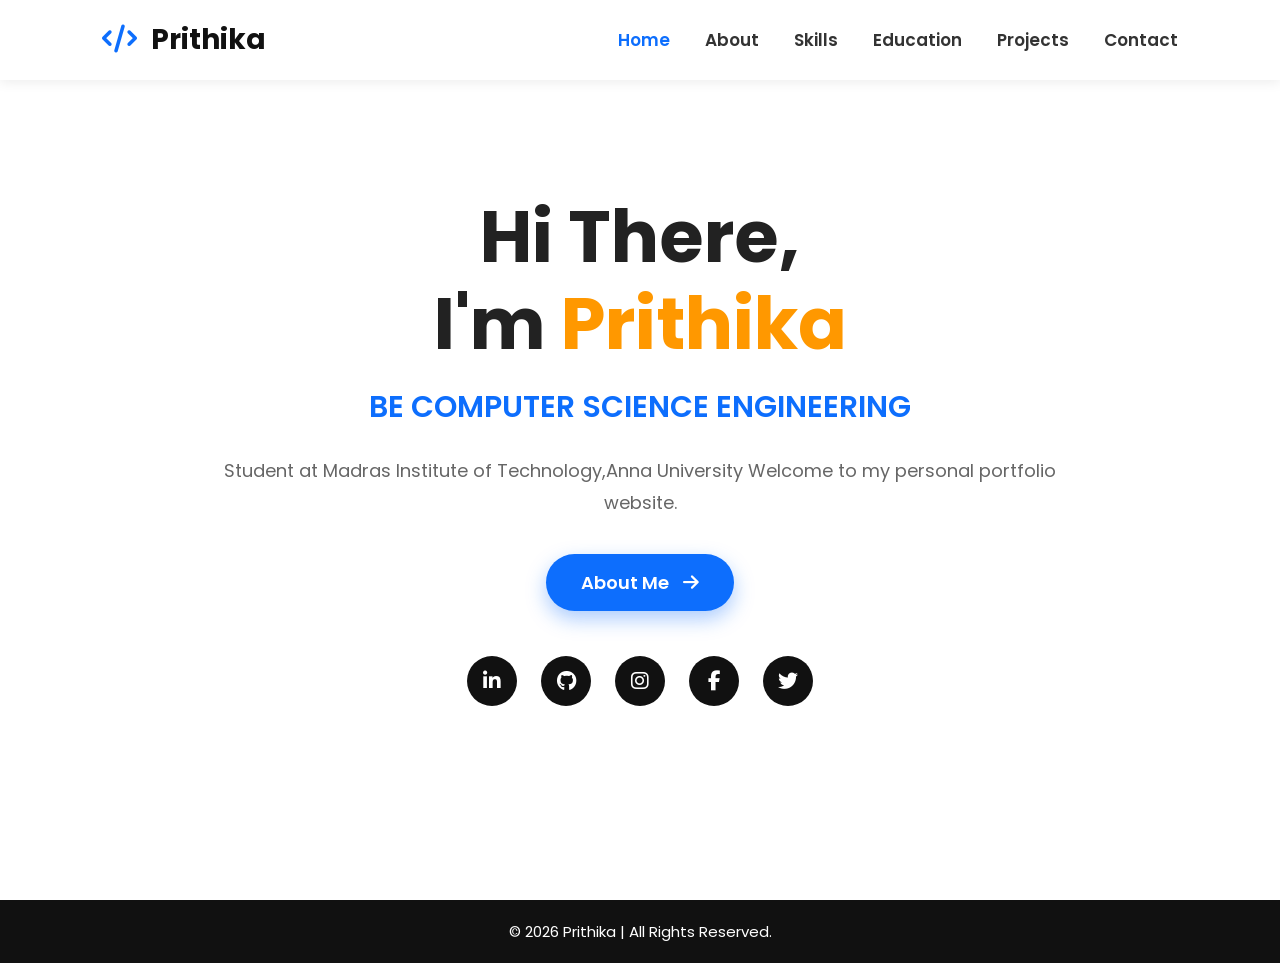
<file: index.html>
<!DOCTYPE html>
<html lang="en">

<head>
    <meta charset="UTF-8">
    <meta name="viewport" content="width=device-width, initial-scale=1.0">

    <title>Prithika | Portfolio</title>

    <!-- CSS -->
    <link rel="stylesheet" href="style.css">

    <!-- Google Font -->
    <link href="https://fonts.googleapis.com/css2?family=Poppins:wght@300;400;500;600;700;800&display=swap" rel="stylesheet">

    <!-- Font Awesome -->
    <link rel="stylesheet"
        href="https://cdnjs.cloudflare.com/ajax/libs/font-awesome/6.7.2/css/all.min.css">
</head>

<body>

    <!-- ================= HEADER ================= -->

    <header>

        <div class="logo">
            <i class="fa-solid fa-code"></i>
            <span>Prithika</span>
        </div>

        <nav>

            <ul>

                <li><a href="index.html" class="active">Home</a></li>

                <li><a href="about.html">About</a></li>

                <li><a href="skills.html">Skills</a></li>

                <li><a href="education.html">Education</a></li>

                <li><a href="projects.html">Projects</a></li>

                <li><a href="contact.html">Contact</a></li>

            </ul>

        </nav>

    </header>

    <!-- ================= HOME ================= -->

    <section class="home">

        <div class="content">

            <h1>
                Hi There,
                <br>
                I'm <span>Prithika</span>
            </h1>

            <h2>BE COMPUTER SCIENCE ENGINEERING</h2>

            <p>
                Student at Madras Institute of Technology,Anna University
                Welcome to my personal portfolio website.
            </p>

            <a href="about.html" class="btn">
                About Me
                <i class="fa-solid fa-arrow-right"></i>
            </a>

            <div class="social">

                <a href="#"><i class="fab fa-linkedin-in"></i></a>

                <a href="#"><i class="fab fa-github"></i></a>

                <a href="#"><i class="fab fa-instagram"></i></a>

                <a href="#"><i class="fab fa-facebook-f"></i></a>

                <a href="#"><i class="fab fa-twitter"></i></a>

            </div>

        </div>

    </section>

    <!-- ================= FOOTER ================= -->

    <footer>

        <p>© 2026 Prithika | All Rights Reserved.</p>

    </footer>

</body>

</html>
</file>
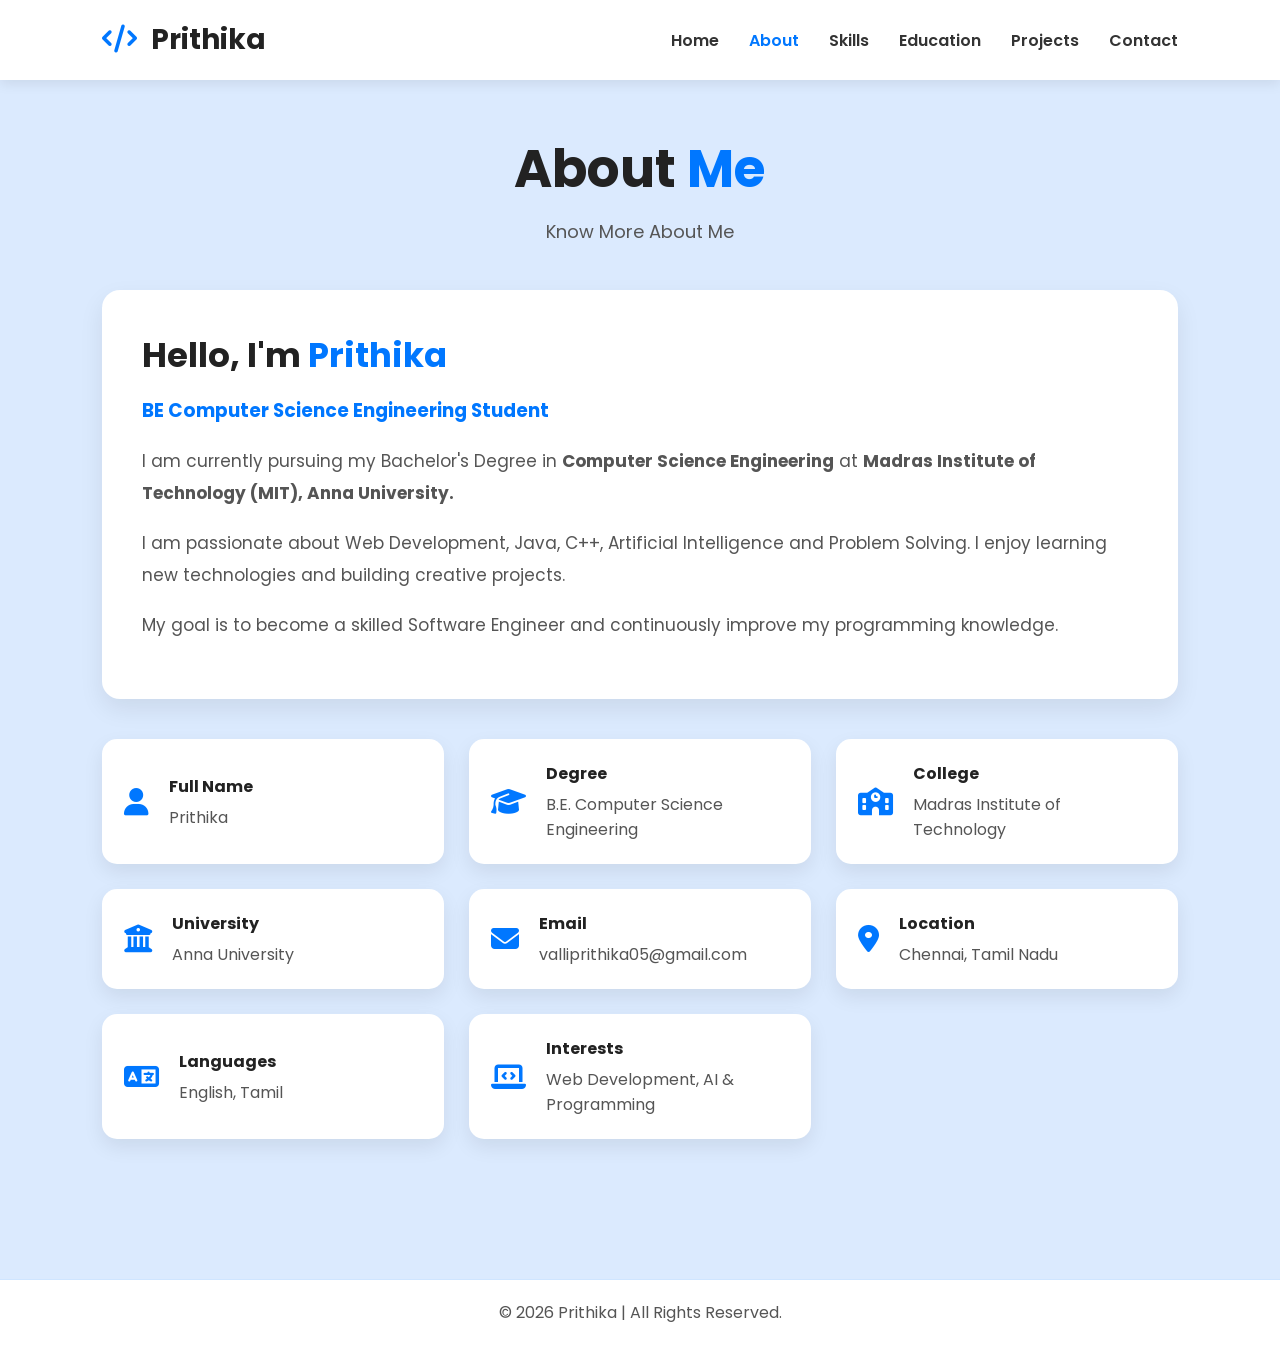
<file: about.html>
<!DOCTYPE html>
<html lang="en">

<head>
    <meta charset="UTF-8">
    <meta name="viewport" content="width=device-width, initial-scale=1.0">
    <title>About | Prithika</title>

    <link rel="stylesheet" href="about.css">

    <link href="https://fonts.googleapis.com/css2?family=Poppins:wght@300;400;500;600;700;800&display=swap" rel="stylesheet">

    <link rel="stylesheet"
        href="https://cdnjs.cloudflare.com/ajax/libs/font-awesome/6.7.2/css/all.min.css">
</head>

<body>

    <!-- Header -->

    <header>

        <div class="logo">
            <i class="fas fa-code"></i> Prithika
        </div>

        <nav>

            <ul>

                <li><a href="index.html">Home</a></li>

                <li><a href="about.html" class="active">About</a></li>

                <li><a href="skills.html">Skills</a></li>

                <li><a href="education.html">Education</a></li>

                <li><a href="projects.html">Projects</a></li>

                <li><a href="contact.html">Contact</a></li>

            </ul>

        </nav>

    </header>

    <!-- About Section -->

    <section class="about">

        <div class="title">

            <h1>About <span>Me</span></h1>

            <p class="subtitle">
                Know More About Me
            </p>

        </div>

        <div class="about-text">

            <h2>Hello, I'm <span>Prithika</span></h2>

            <h3>BE Computer Science Engineering Student</h3>

            <p>
                I am currently pursuing my Bachelor's Degree in
                <strong>Computer Science Engineering</strong> at
                <strong>Madras Institute of Technology (MIT), Anna University.</strong>
            </p>

            <p>
                I am passionate about Web Development, Java, C++, Artificial
                Intelligence and Problem Solving. I enjoy learning new
                technologies and building creative projects.
            </p>

            <p>
                My goal is to become a skilled Software Engineer and
                continuously improve my programming knowledge.
            </p>

        </div>

        <div class="info-grid">

            <div class="info-card">
                <i class="fas fa-user"></i>
                <div>
                    <h4>Full Name</h4>
                    <p>Prithika</p>
                </div>
            </div>

            <div class="info-card">
                <i class="fas fa-graduation-cap"></i>
                <div>
                    <h4>Degree</h4>
                    <p>B.E. Computer Science Engineering</p>
                </div>
            </div>

            <div class="info-card">
                <i class="fas fa-school"></i>
                <div>
                    <h4>College</h4>
                    <p>Madras Institute of Technology</p>
                </div>
            </div>

            <div class="info-card">
                <i class="fas fa-building-columns"></i>
                <div>
                    <h4>University</h4>
                    <p>Anna University</p>
                </div>
            </div>

            <div class="info-card">
                <i class="fas fa-envelope"></i>
                <div>
                    <h4>Email</h4>
                    <p>valliprithika05@gmail.com</p>
                </div>
            </div>

            <div class="info-card">
                <i class="fas fa-location-dot"></i>
                <div>
                    <h4>Location</h4>
                    <p>Chennai, Tamil Nadu</p>
                </div>
            </div>

            <div class="info-card">
                <i class="fas fa-language"></i>
                <div>
                    <h4>Languages</h4>
                    <p>English, Tamil</p>
                </div>
            </div>

            <div class="info-card">
                <i class="fas fa-laptop-code"></i>
                <div>
                    <h4>Interests</h4>
                    <p>Web Development, AI & Programming</p>
                </div>
            </div>

        </div>

    </section>

    <footer>

        <p>© 2026 Prithika | All Rights Reserved.</p>

    </footer>

</body>

</html>
</file>
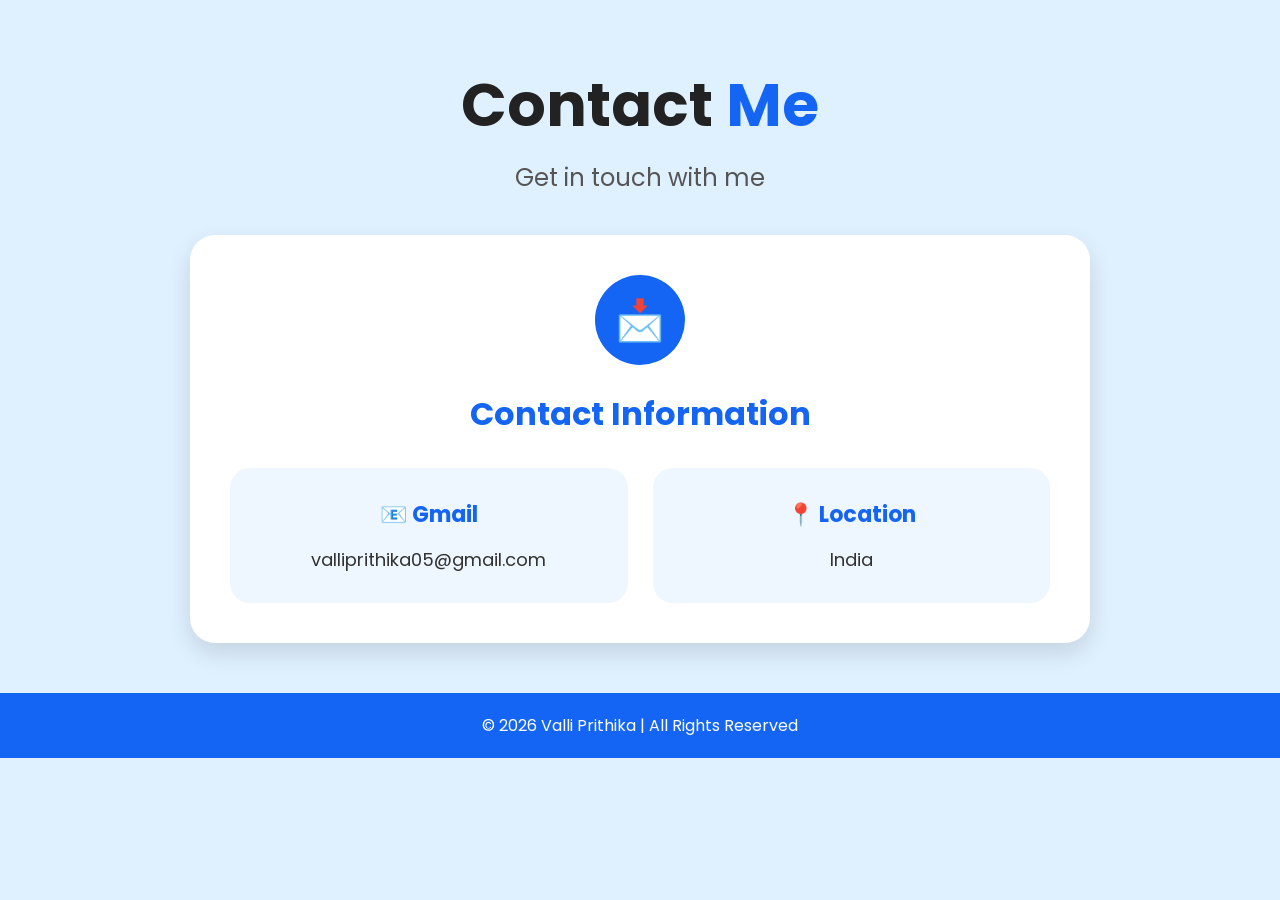
<file: contact.html>
<!DOCTYPE html>
<html lang="en">

<head>

<meta charset="UTF-8">
<meta name="viewport" content="width=device-width, initial-scale=1.0">

<title>Contact</title>

<link rel="stylesheet" href="contact.css">

</head>


<body>


<!-- Heading -->

<section class="heading">

    <h1>Contact <span>Me</span></h1>

    <p>Get in touch with me</p>

</section>



<div class="container">


<!-- Contact Card -->


<div class="card">


<div class="icon">
📩
</div>


<h2>Contact Information</h2>



<div class="contact-box">


<div class="info">

<h3>📧 Gmail</h3>

<p>
valliprithika05@gmail.com
</p>

</div>



<div class="info">

<h3>📍 Location</h3>

<p>
India
</p>

</div>


</div>


</div>


</div>



<footer>

© 2026 Valli Prithika | All Rights Reserved

</footer>



</body>

</html>
</file>
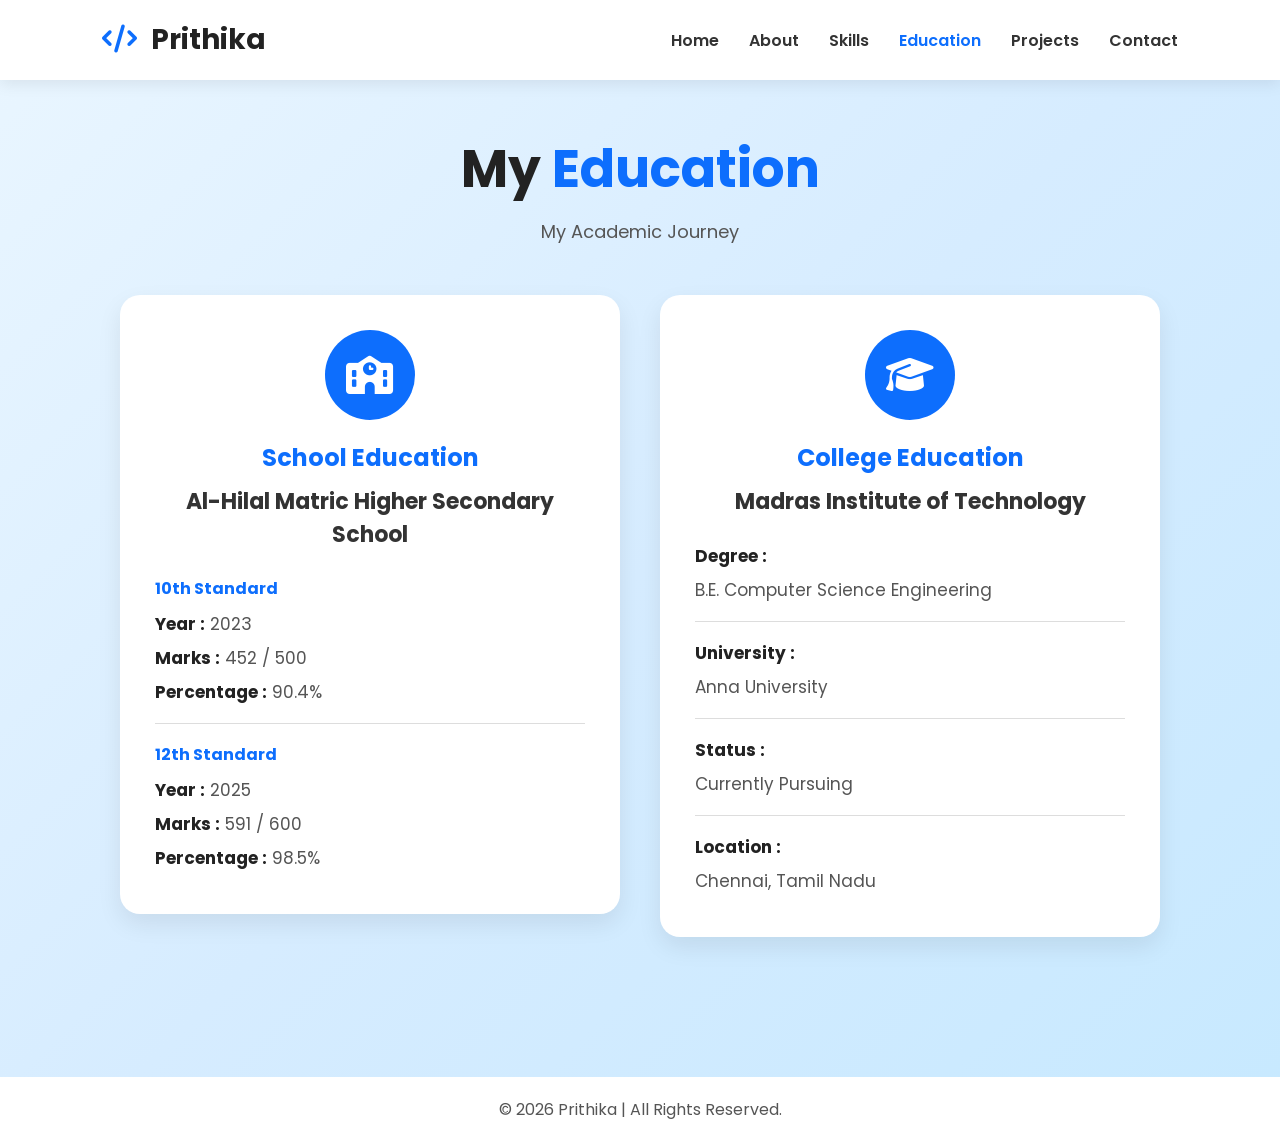
<file: education.html>
<!DOCTYPE html>
<html lang="en">

<head>

    <meta charset="UTF-8">
    <meta name="viewport" content="width=device-width, initial-scale=1.0">

    <title>Education | Prithika</title>

    <link rel="stylesheet" href="education.css">

    <link href="https://fonts.googleapis.com/css2?family=Poppins:wght@300;400;500;600;700;800&display=swap" rel="stylesheet">

    <link rel="stylesheet"
    href="https://cdnjs.cloudflare.com/ajax/libs/font-awesome/6.7.2/css/all.min.css">

</head>

<body>

<!-- ================= HEADER ================= -->

<header>

    <div class="logo">
        <i class="fa-solid fa-code"></i> Prithika
    </div>

    <nav>

        <ul>

            <li><a href="index.html">Home</a></li>

            <li><a href="about.html">About</a></li>

            <li><a href="skills.html">Skills</a></li>

            <li><a href="education.html" class="active">Education</a></li>

            <li><a href="projects.html">Projects</a></li>

            <li><a href="contact.html">Contact</a></li>

        </ul>

    </nav>

</header>

<!-- ================= EDUCATION ================= -->

<section class="education">

    <h1>My <span>Education</span></h1>

    <p class="subtitle">
        My Academic Journey
    </p>

    <div class="education-container">

        <!-- SCHOOL -->

        <div class="edu-card">

            <div class="icon">
                <i class="fa-solid fa-school"></i>
            </div>

            <h2>School Education</h2>

            <h3>Al-Hilal Matric Higher Secondary School</h3>

            <div class="details">

                <h4>10th Standard</h4>

                <p><strong>Year :</strong> 2023</p>

                <p><strong>Marks :</strong> 452 / 500</p>

                <p><strong>Percentage :</strong> 90.4%</p>

                <hr>

                <h4>12th Standard</h4>

                <p><strong>Year :</strong> 2025</p>

                <p><strong>Marks :</strong> 591 / 600</p>

                <p><strong>Percentage :</strong> 98.5%</p>

            </div>

        </div>

        <!-- COLLEGE -->

        <div class="edu-card">

            <div class="icon">
                <i class="fa-solid fa-graduation-cap"></i>
            </div>

            <h2>College Education</h2>

            <h3>Madras Institute of Technology</h3>

            <div class="details">

                <p><strong>Degree :</strong></p>

                <p>B.E. Computer Science Engineering</p>

                <hr>

                <p><strong>University :</strong></p>

                <p>Anna University</p>

                <hr>

                <p><strong>Status :</strong></p>

                <p>Currently Pursuing</p>

                <hr>

                <p><strong>Location :</strong></p>

                <p>Chennai, Tamil Nadu</p>

            </div>

        </div>

    </div>

</section>

<!-- ================= FOOTER ================= -->

<footer>

    <p>© 2026 Prithika | All Rights Reserved.</p>

</footer>

</body>

</html>
</file>
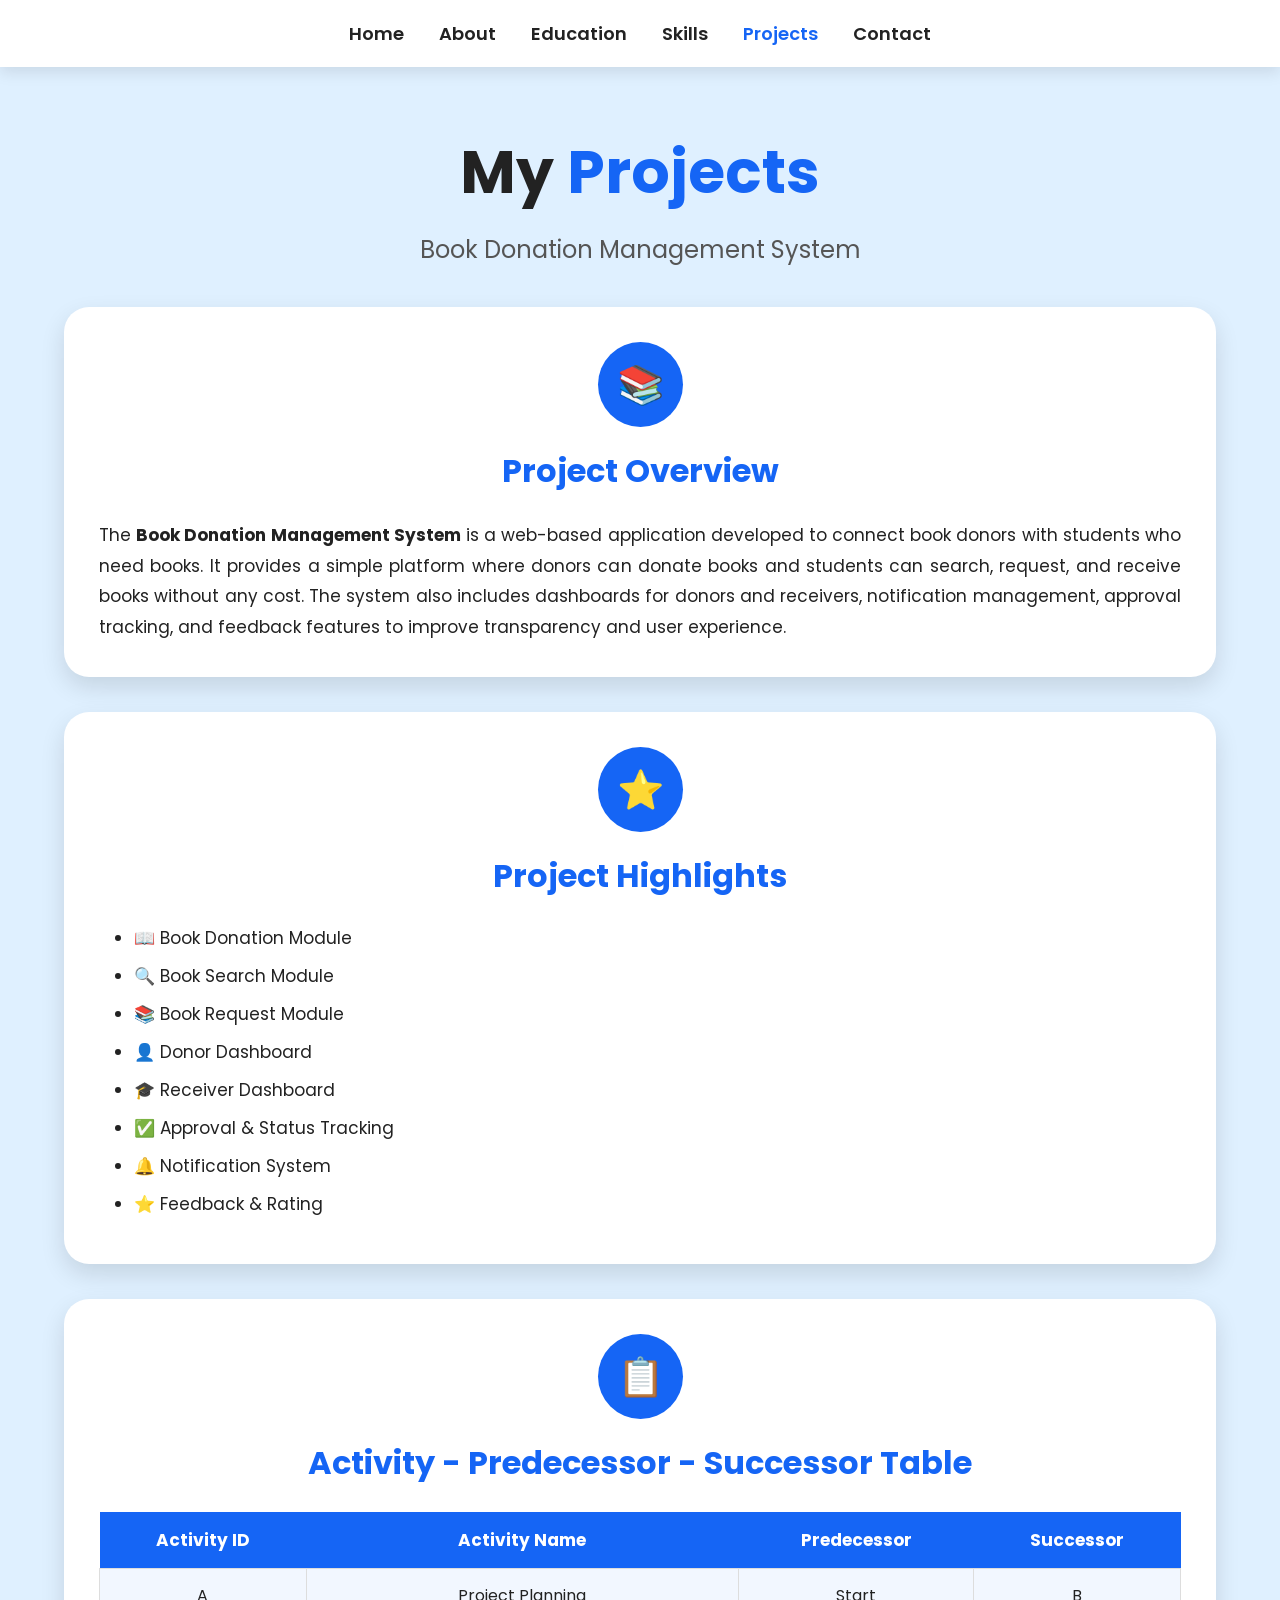
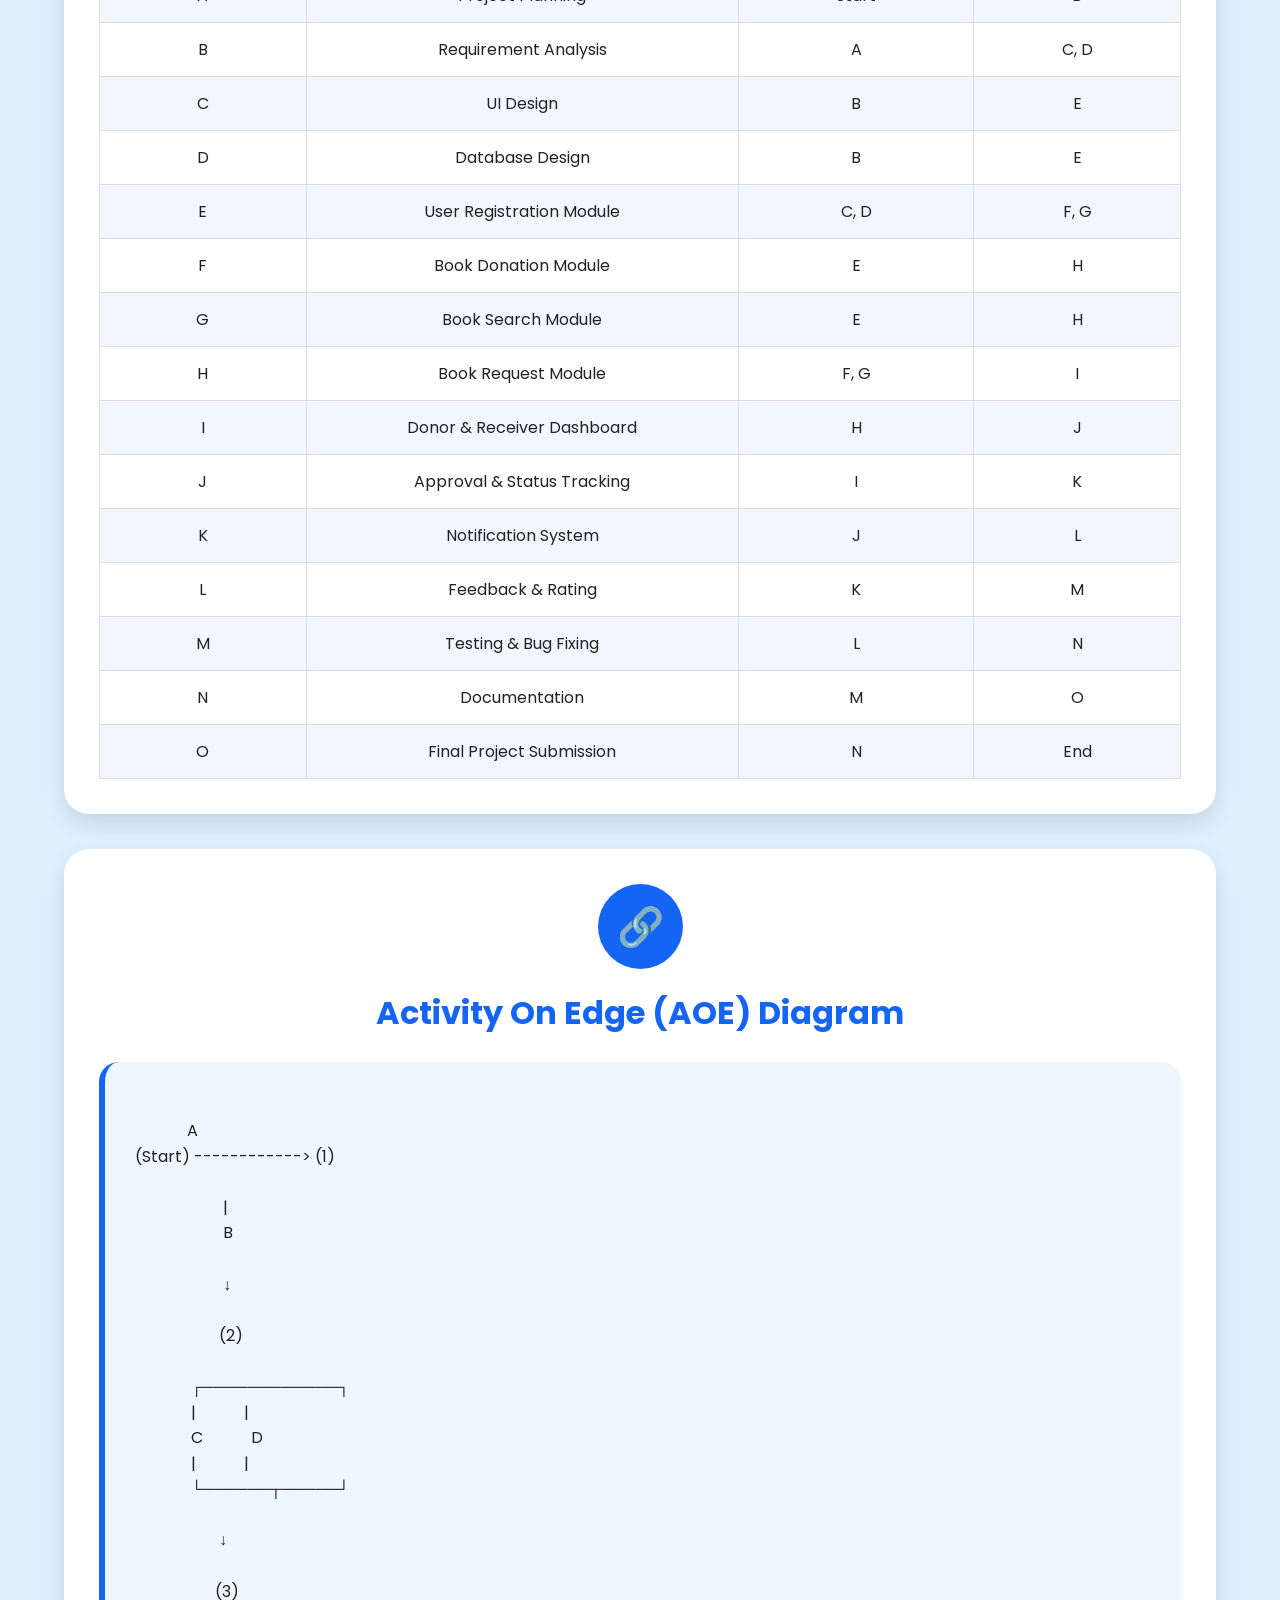
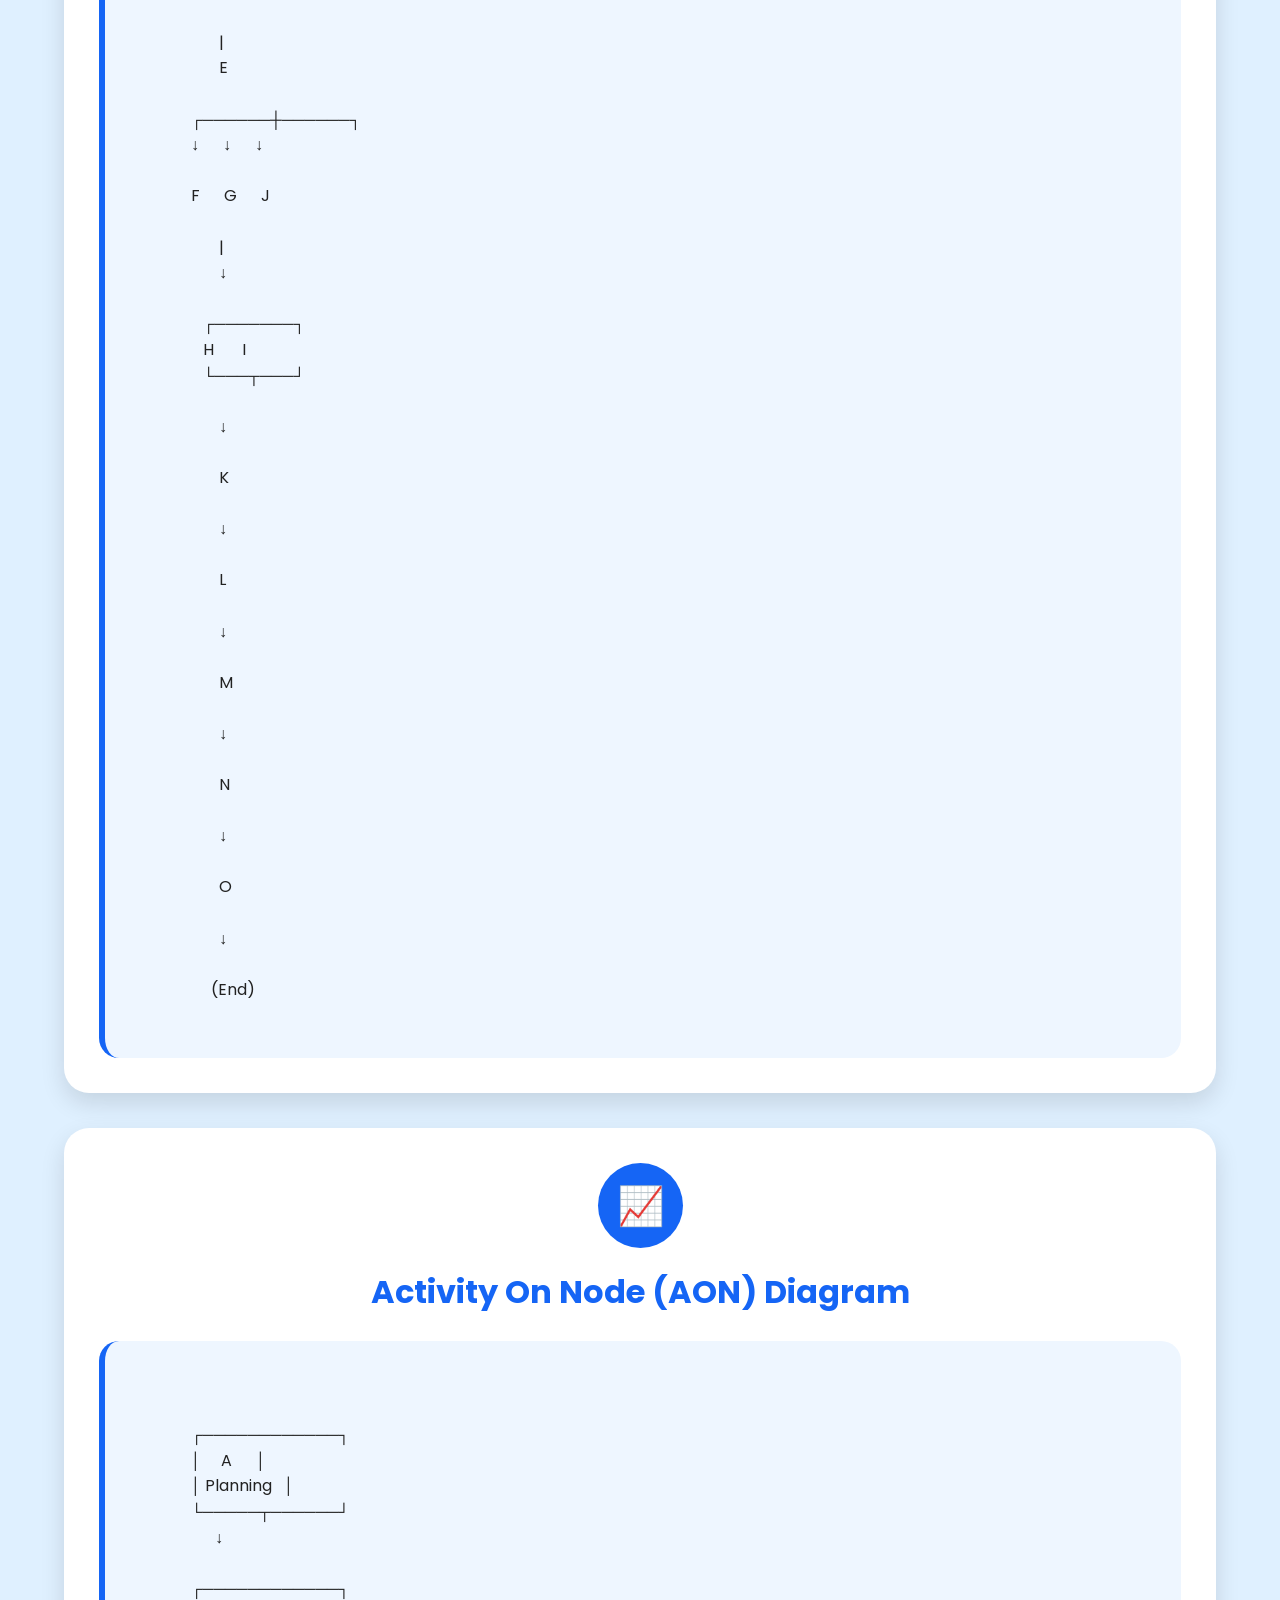
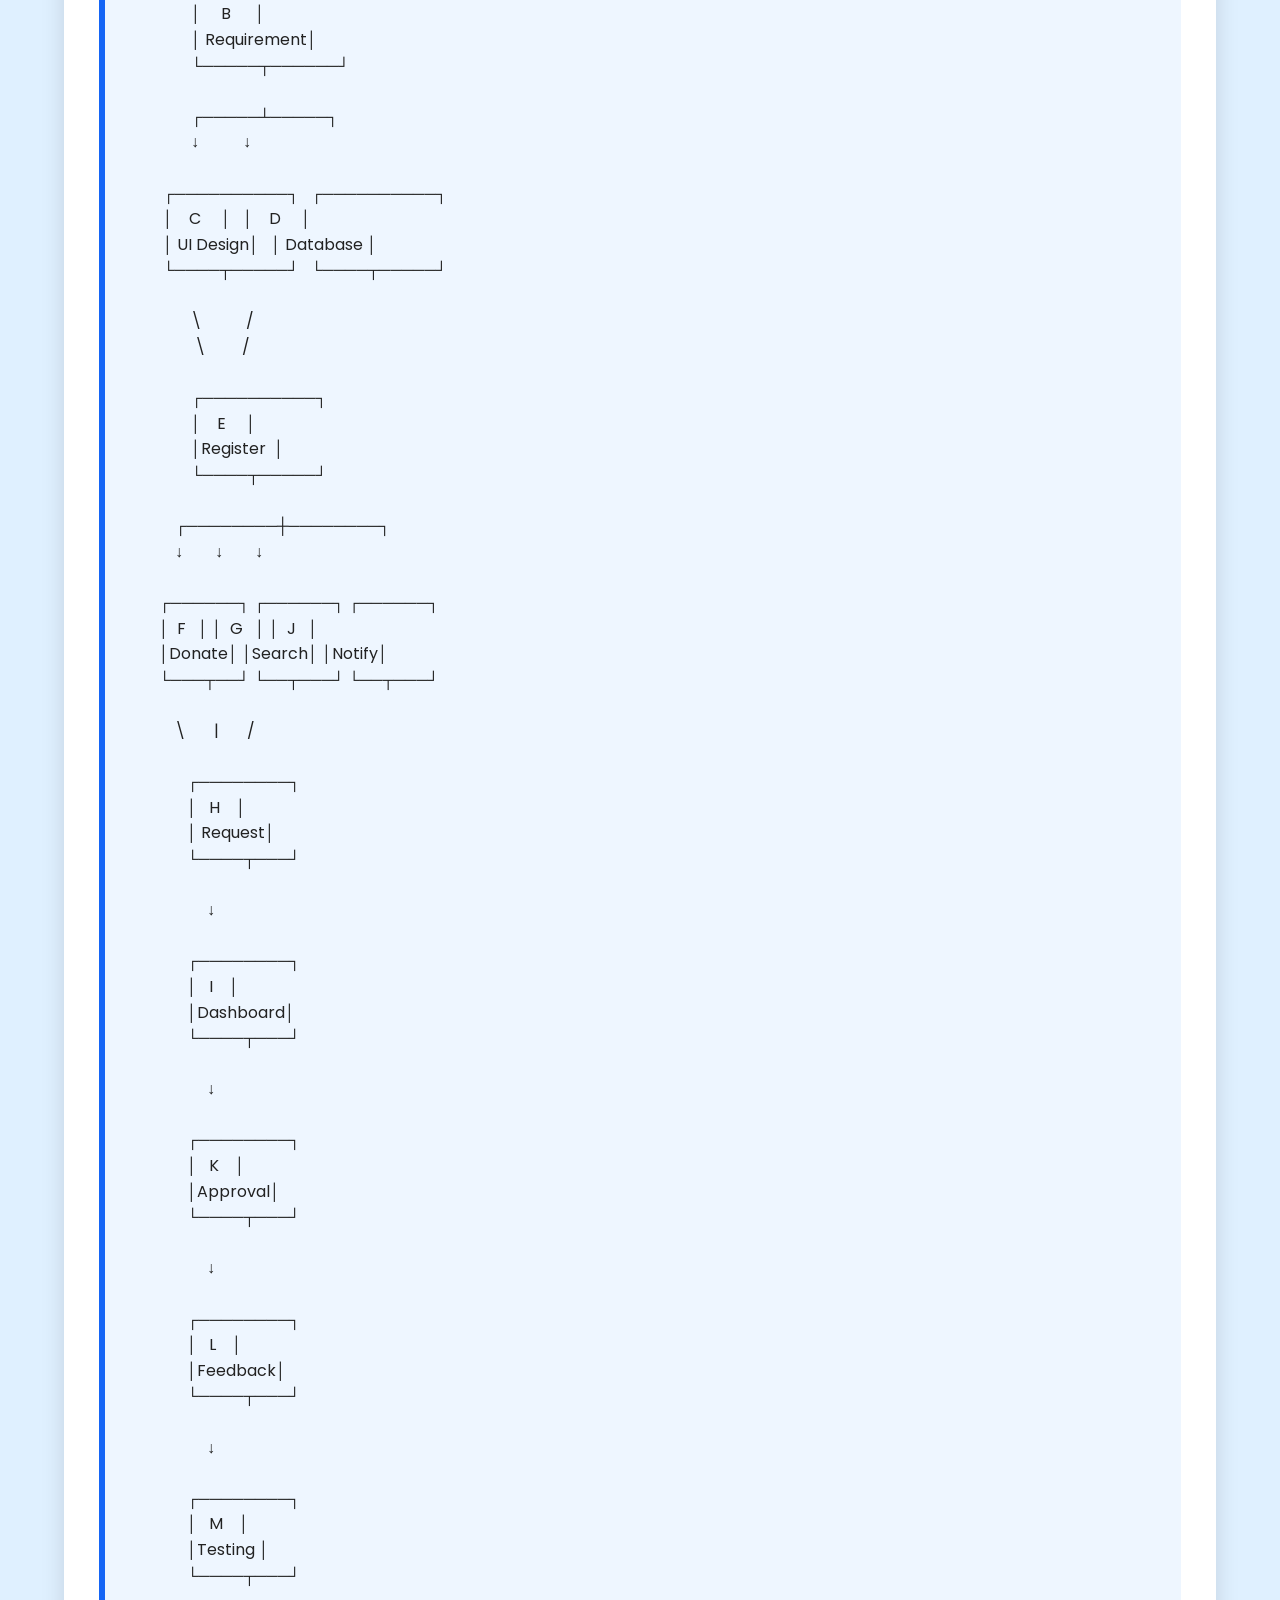
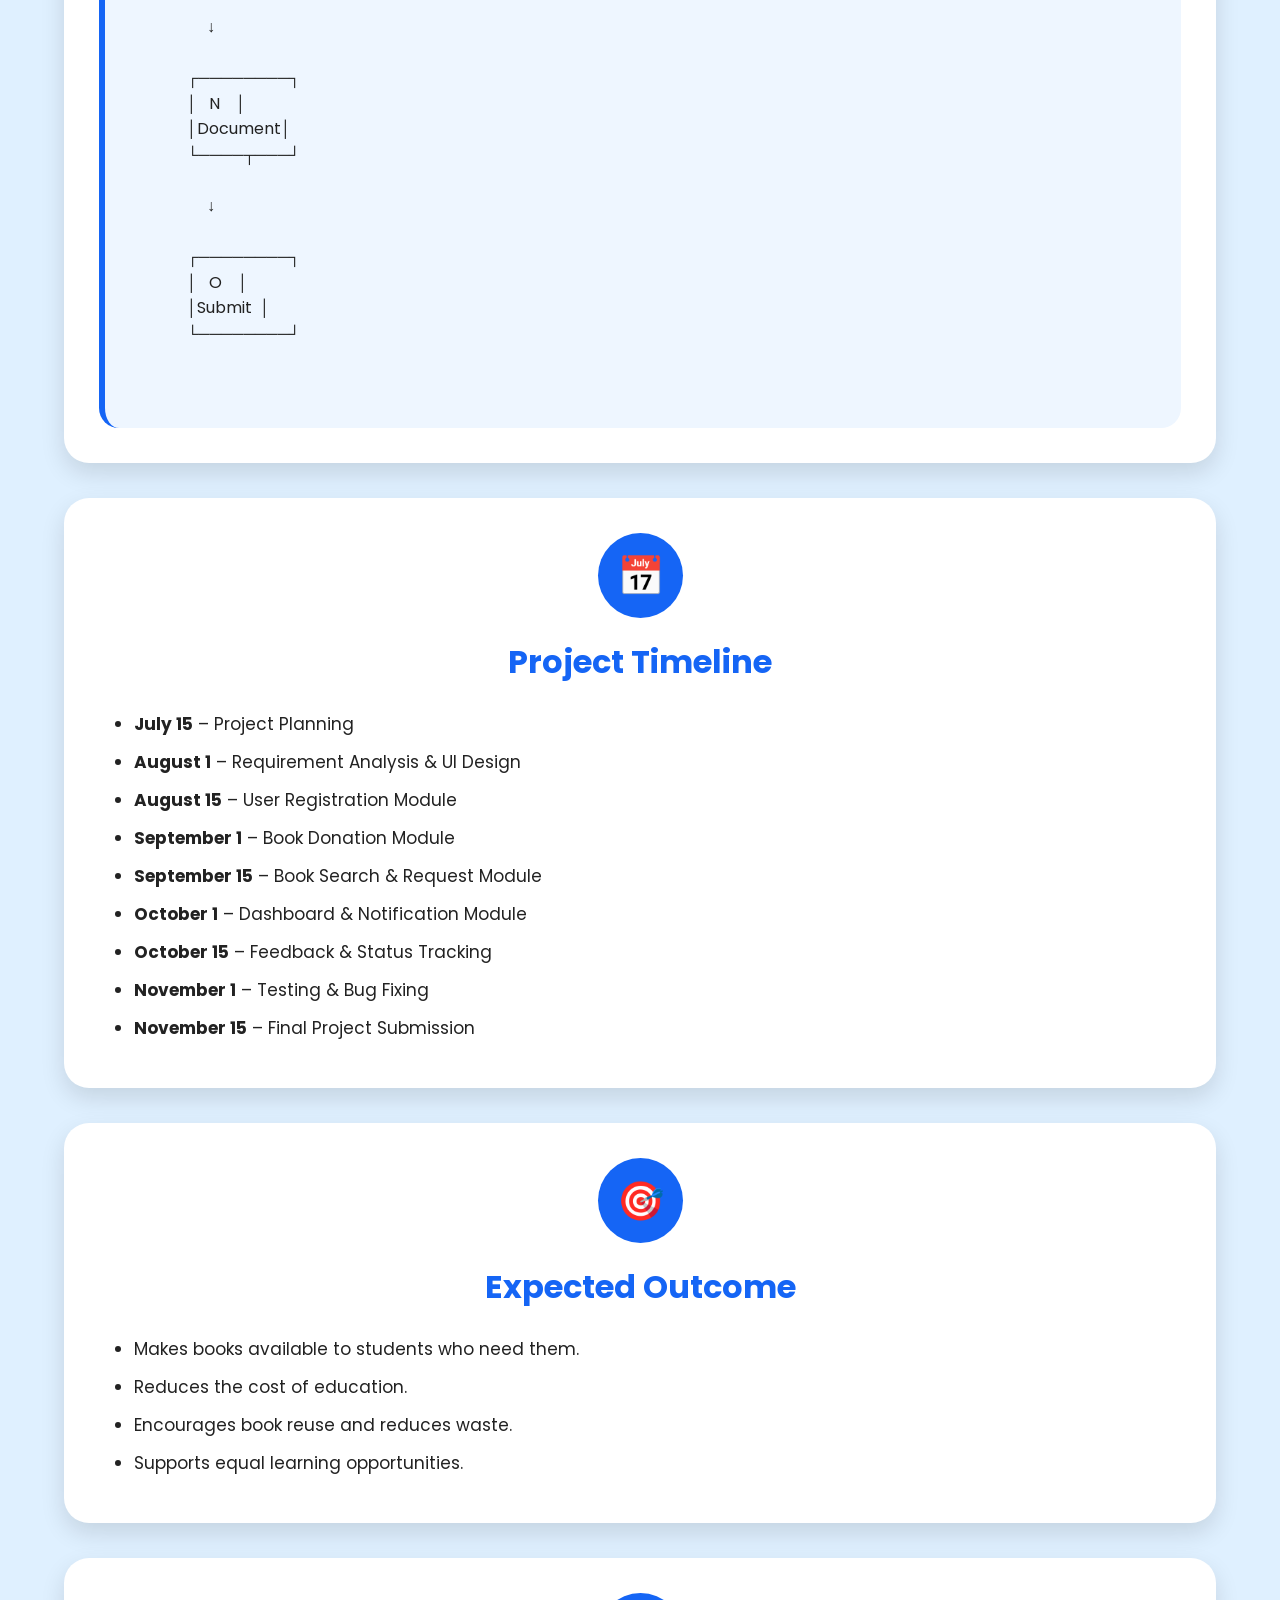
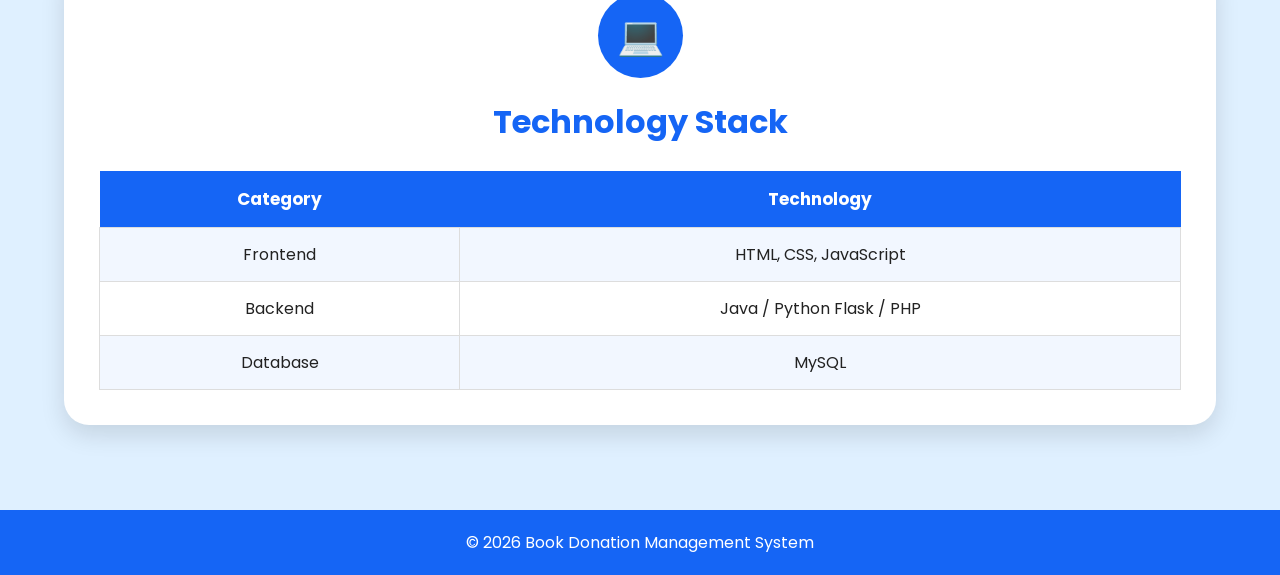
<file: projects.html>
<!DOCTYPE html>
<html lang="en">

<head>
    <meta charset="UTF-8">
    <meta name="viewport" content="width=device-width, initial-scale=1.0">
    <title>My Projects</title>

    <link rel="stylesheet" href="projects.css">
</head>

<body>
    <!-- Navigation Bar -->

<nav class="navbar">

    <a href="index.html">Home</a>

    <a href="about.html">About</a>

    <a href="education.html">Education</a>

    <a href="skills.html">Skills</a>

    <a href="projects.html" class="active">Projects</a>

    <a href="contact.html">Contact</a>

</nav>

    <!-- ================= HEADER ================= -->

    <section class="heading">

        <h1>My <span>Projects</span></h1>

        <p>Book Donation Management System</p>

    </section>

    <div class="container">

        <!-- ================= PROJECT OVERVIEW ================= -->

        <div class="card">

            <div class="icon">📚</div>

            <h2>Project Overview</h2>

            <p>
                The <b>Book Donation Management System</b> is a web-based application
                developed to connect book donors with students who need books.
                It provides a simple platform where donors can donate books and
                students can search, request, and receive books without any cost.
                The system also includes dashboards for donors and receivers,
                notification management, approval tracking, and feedback features
                to improve transparency and user experience.
            </p>

        </div>

        <!-- ================= PROJECT HIGHLIGHTS ================= -->

        <div class="card">

            <div class="icon">⭐</div>

            <h2>Project Highlights</h2>

            <ul>

                <li>📖 Book Donation Module</li>

                <li>🔍 Book Search Module</li>

                <li>📚 Book Request Module</li>

                <li>👤 Donor Dashboard</li>

                <li>🎓 Receiver Dashboard</li>

                <li>✅ Approval & Status Tracking</li>

                <li>🔔 Notification System</li>

                <li>⭐ Feedback & Rating</li>

            </ul>

        </div>

        <!-- ================= ACTIVITY TABLE ================= -->

        <div class="card">

            <div class="icon">📋</div>

            <h2>Activity - Predecessor - Successor Table</h2>

            <table>

                <tr>

                    <th>Activity ID</th>

                    <th>Activity Name</th>

                    <th>Predecessor</th>

                    <th>Successor</th>

                </tr>

                <tr>

                    <td>A</td>

                    <td>Project Planning</td>

                    <td>Start</td>

                    <td>B</td>

                </tr>

                <tr>

                    <td>B</td>

                    <td>Requirement Analysis</td>

                    <td>A</td>

                    <td>C, D</td>

                </tr>

                <tr>

                    <td>C</td>

                    <td>UI Design</td>

                    <td>B</td>

                    <td>E</td>

                </tr>

                <tr>

                    <td>D</td>

                    <td>Database Design</td>

                    <td>B</td>

                    <td>E</td>

                </tr>

                <tr>

                    <td>E</td>

                    <td>User Registration Module</td>

                    <td>C, D</td>

                    <td>F, G</td>

                </tr>

                <tr>

                    <td>F</td>

                    <td>Book Donation Module</td>

                    <td>E</td>

                    <td>H</td>

                </tr>

                <tr>

                    <td>G</td>

                    <td>Book Search Module</td>

                    <td>E</td>

                    <td>H</td>

                </tr>

                <tr>

                    <td>H</td>

                    <td>Book Request Module</td>

                    <td>F, G</td>

                    <td>I</td>

                </tr>

                <tr>

                    <td>I</td>

                    <td>Donor & Receiver Dashboard</td>

                    <td>H</td>

                    <td>J</td>

                </tr>

                <tr>

                    <td>J</td>

                    <td>Approval & Status Tracking</td>

                    <td>I</td>

                    <td>K</td>

                </tr>

                <tr>

                    <td>K</td>

                    <td>Notification System</td>

                    <td>J</td>

                    <td>L</td>

                </tr>

                <tr>

                    <td>L</td>

                    <td>Feedback & Rating</td>

                    <td>K</td>

                    <td>M</td>

                </tr>

                <tr>

                    <td>M</td>

                    <td>Testing & Bug Fixing</td>

                    <td>L</td>

                    <td>N</td>

                </tr>

                <tr>

                    <td>N</td>

                    <td>Documentation</td>

                    <td>M</td>

                    <td>O</td>

                </tr>

                <tr>

                    <td>O</td>

                    <td>Final Project Submission</td>

                    <td>N</td>

                    <td>End</td>

                </tr>

            </table>

        </div>        <!-- ================= AOE DIAGRAM ================= -->

        <div class="card">

            <div class="icon">🔗</div>

            <h2>Activity On Edge (AOE) Diagram</h2>

<pre>

             A
(Start) ------------> (1)

                      |
                      B

                      ↓

                     (2)

              ┌────────────┐
              |            |
              C            D
              |            |
              └──────┬─────┘

                     ↓

                    (3)

                     |
                     E

              ┌──────┼──────┐
              ↓      ↓      ↓

              F      G      J

                     |
                     ↓

                 ┌───────┐
                 H       I
                 └───┬───┘

                     ↓

                     K

                     ↓

                     L

                     ↓

                     M

                     ↓

                     N

                     ↓

                     O

                     ↓

                   (End)

</pre>

        </div>


        <!-- ================= AON DIAGRAM ================= -->


        <div class="card">

            <div class="icon">📈</div>

            <h2>Activity On Node (AON) Diagram</h2>


<pre>


              ┌────────────┐
              │     A      │
              │ Planning   │
              └─────┬──────┘
                    ↓

              ┌────────────┐
              │     B      │
              │ Requirement│
              └─────┬──────┘

              ┌─────┴─────┐
              ↓           ↓

       ┌──────────┐   ┌──────────┐
       │    C     │   │    D     │
       │ UI Design│   │ Database │
       └────┬─────┘   └────┬─────┘

              \           /
               \         /

              ┌──────────┐
              │    E     │
              │Register  │
              └────┬─────┘

          ┌────────┼────────┐
          ↓        ↓        ↓

      ┌──────┐ ┌──────┐ ┌──────┐
      │  F   │ │  G   │ │  J   │
      │Donate│ │Search│ │Notify│
      └───┬──┘ └──┬───┘ └──┬───┘

          \       |       /

             ┌────────┐
             │   H    │
             │ Request│
             └────┬───┘

                  ↓

             ┌────────┐
             │   I    │
             │Dashboard│
             └────┬───┘

                  ↓

             ┌────────┐
             │   K    │
             │Approval│
             └────┬───┘

                  ↓

             ┌────────┐
             │   L    │
             │Feedback│
             └────┬───┘

                  ↓

             ┌────────┐
             │   M    │
             │Testing │
             └────┬───┘

                  ↓

             ┌────────┐
             │   N    │
             │Document│
             └────┬───┘

                  ↓

             ┌────────┐
             │   O    │
             │Submit  │
             └────────┘


</pre>

        </div>



        <!-- ================= TIMELINE ================= -->


        <div class="card">

            <div class="icon">📅</div>

            <h2>Project Timeline</h2>


            <ul>

                <li><b>July 15</b> – Project Planning</li>

                <li><b>August 1</b> – Requirement Analysis & UI Design</li>

                <li><b>August 15</b> – User Registration Module</li>

                <li><b>September 1</b> – Book Donation Module</li>

                <li><b>September 15</b> – Book Search & Request Module</li>

                <li><b>October 1</b> – Dashboard & Notification Module</li>

                <li><b>October 15</b> – Feedback & Status Tracking</li>

                <li><b>November 1</b> – Testing & Bug Fixing</li>

                <li><b>November 15</b> – Final Project Submission</li>

            </ul>


        </div>



        <!-- ================= EXPECTED OUTCOME ================= -->


        <div class="card">

            <div class="icon">🎯</div>

            <h2>Expected Outcome</h2>


            <ul>

                <li>
                    Makes books available to students who need them.
                </li>

                <li>
                    Reduces the cost of education.
                </li>

                <li>
                    Encourages book reuse and reduces waste.
                </li>

                <li>
                    Supports equal learning opportunities.
                </li>

            </ul>


        </div>



        <!-- ================= TECHNOLOGY STACK ================= -->


        <div class="card">

            <div class="icon">💻</div>

            <h2>Technology Stack</h2>


            <table>

                <tr>
                    <th>Category</th>
                    <th>Technology</th>
                </tr>


                <tr>
                    <td>Frontend</td>
                    <td>HTML, CSS, JavaScript</td>
                </tr>


                <tr>
                    <td>Backend</td>
                    <td>Java / Python Flask / PHP</td>
                </tr>


                <tr>
                    <td>Database</td>
                    <td>MySQL</td>
                </tr>


            </table>


        </div>



    </div>



    <!-- ================= FOOTER ================= -->


    <footer>

        © 2026 Book Donation Management System

    </footer>


</body>

</html>
</file>
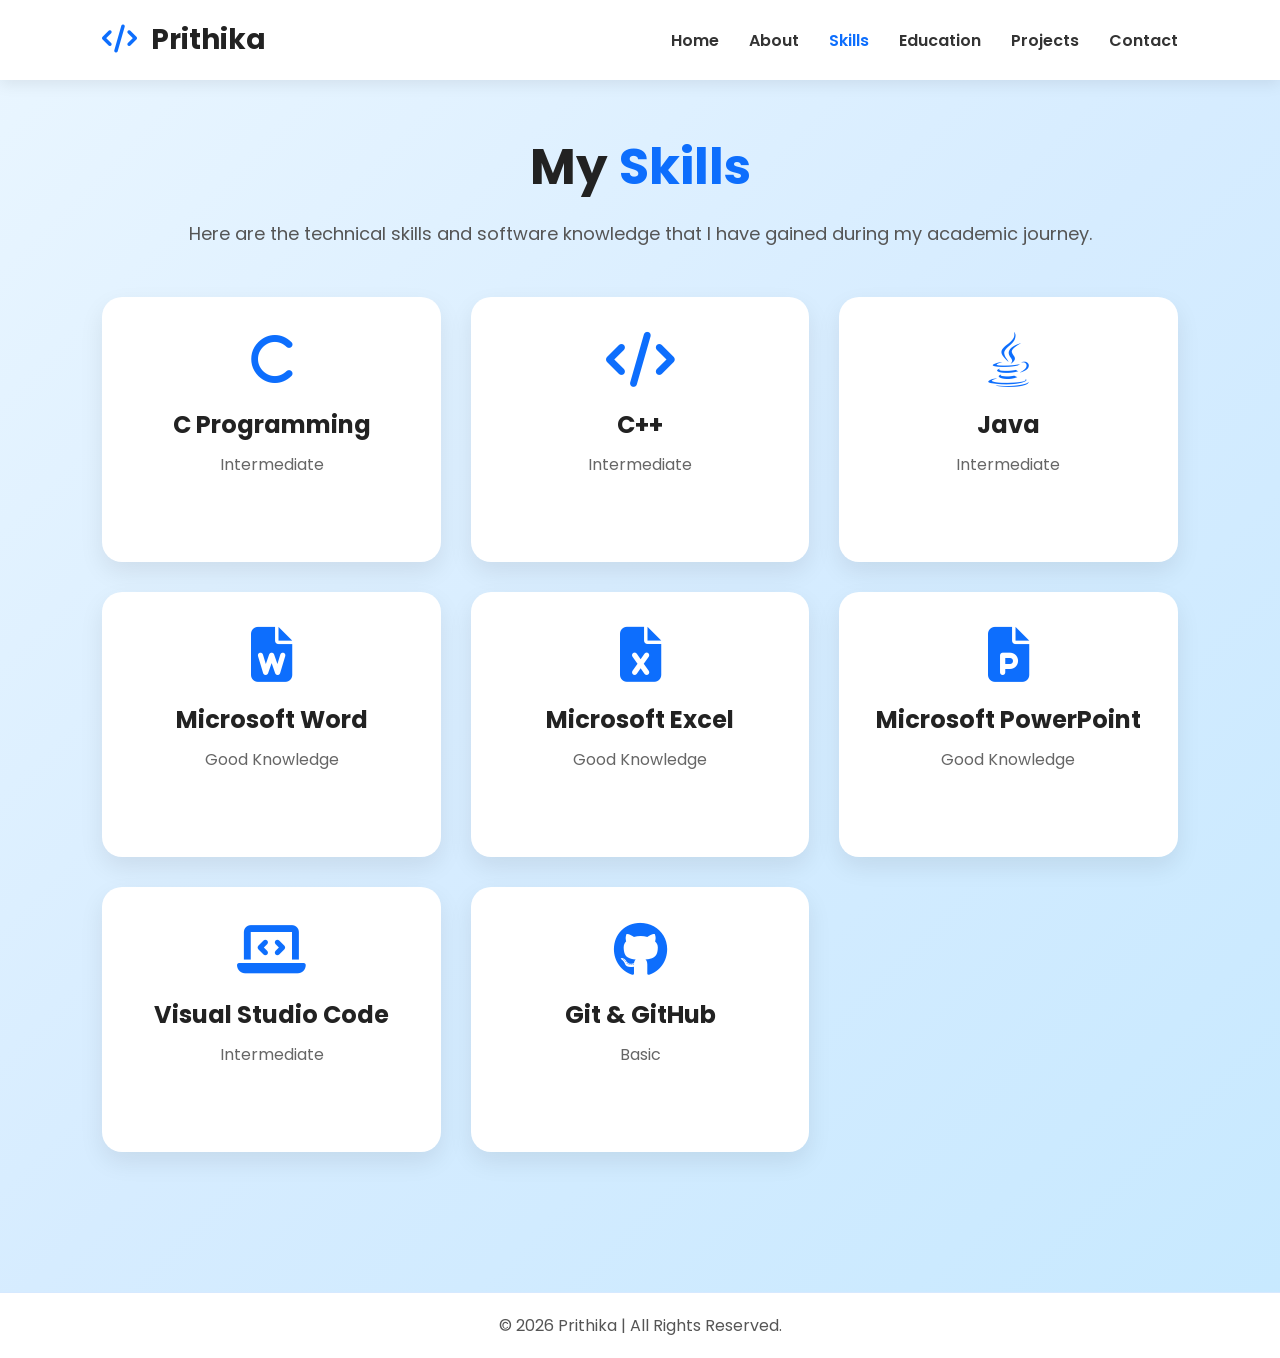
<file: skills.html>
<!DOCTYPE html>
<html lang="en">

<head>
    <meta charset="UTF-8">
    <meta name="viewport" content="width=device-width, initial-scale=1.0">
    <title>Skills | Prithika</title>

    <link rel="stylesheet" href="skills.css">

    <!-- Google Font -->
    <link href="https://fonts.googleapis.com/css2?family=Poppins:wght@300;400;500;600;700;800&display=swap" rel="stylesheet">

    <!-- Font Awesome -->
    <link rel="stylesheet"
        href="https://cdnjs.cloudflare.com/ajax/libs/font-awesome/6.7.2/css/all.min.css">

</head>

<body>

    <!-- ===== Header ===== -->

    <header>

        <div class="logo">
            <i class="fa-solid fa-code"></i>
            Prithika
        </div>

        <nav>

            <ul>

                <li><a href="index.html">Home</a></li>

                <li><a href="about.html">About</a></li>

                <li><a href="skills.html" class="active">Skills</a></li>

                <li><a href="education.html">Education</a></li>

                <li><a href="projects.html">Projects</a></li>

                <li><a href="contact.html">Contact</a></li>

            </ul>

        </nav>

    </header>

    <!-- ===== Skills Section ===== -->

    <section class="skills">

        <h1>My <span>Skills</span></h1>

        <p>
            Here are the technical skills and software knowledge that I have gained during my academic journey.
        </p>

        <div class="skill-container">

            <div class="skill-card">

                <i class="fa-solid fa-c"></i>

                <h3>C Programming</h3>

                <p>Intermediate</p>

            </div>

            <div class="skill-card">

                <i class="fa-solid fa-code"></i>

                <h3>C++</h3>

                <p>Intermediate</p>

            </div>

            <div class="skill-card">

                <i class="fa-brands fa-java"></i>

                <h3>Java</h3>

                <p>Intermediate</p>

            </div>

            <div class="skill-card">

                <i class="fa-solid fa-file-word"></i>

                <h3>Microsoft Word</h3>

                <p>Good Knowledge</p>

            </div>

            <div class="skill-card">

                <i class="fa-solid fa-file-excel"></i>

                <h3>Microsoft Excel</h3>

                <p>Good Knowledge</p>

            </div>

            <div class="skill-card">

                <i class="fa-solid fa-file-powerpoint"></i>

                <h3>Microsoft PowerPoint</h3>

                <p>Good Knowledge</p>

            </div>

            <div class="skill-card">

                <i class="fa-solid fa-laptop-code"></i>

                <h3>Visual Studio Code</h3>

                <p>Intermediate</p>

            </div>

            <div class="skill-card">

                <i class="fa-brands fa-github"></i>

                <h3>Git & GitHub</h3>

                <p>Basic</p>

            </div>

        </div>

    </section>

    <!-- ===== Footer ===== -->

    <footer>

        <p>© 2026 Prithika | All Rights Reserved.</p>

    </footer>

</body>

</html>
</file>
<file: style.css>
/* ==========================
   GOOGLE FONT
========================== */
@import url('https://fonts.googleapis.com/css2?family=Poppins:wght@300;400;500;600;700;800&display=swap');

/* ==========================
   RESET
========================== */
*{
    margin:0;
    padding:0;
    box-sizing:border-box;
    font-family:'Poppins',sans-serif;
}

html{
    scroll-behavior:smooth;
}

body{
    background:#ffffff;
    color:#222;
}

/* ==========================
   HEADER
========================== */

header{
    position:fixed;
    top:0;
    left:0;
    width:100%;
    height:80px;
    background:#ffffff;
    display:flex;
    justify-content:space-between;
    align-items:center;
    padding:0 8%;
    box-shadow:0 2px 12px rgba(0,0,0,.08);
    z-index:1000;
}

.logo{
    font-size:28px;
    font-weight:700;
    color:#111;
}

.logo i{
    color:#0d6efd;
    margin-right:8px;
}

nav ul{
    display:flex;
    list-style:none;
}

nav ul li{
    margin-left:35px;
}

nav ul li a{
    text-decoration:none;
    color:#333;
    font-size:17px;
    font-weight:600;
    transition:.3s;
}

nav ul li a:hover,
nav ul li a.active{
    color:#0d6efd;
}

/* ==========================
   HOME
========================== */

.home{
    width:100%;
    min-height:100vh;
    display:flex;
    justify-content:center;
    align-items:center;
    text-align:center;
    padding:120px 10%;
}

.content{
    max-width:850px;
}

.content h1{
    font-size:72px;
    color:#222;
    line-height:1.2;
    font-weight:700;
}

.content h1 span{
    color:#ff9800;
}

.content h2{
    margin-top:18px;
    font-size:30px;
    color:#0d6efd;
    font-weight:600;
}

.content p{
    margin-top:25px;
    font-size:18px;
    line-height:32px;
    color:#666;
}

/* ==========================
   BUTTON
========================== */

.btn{
    display:inline-block;
    margin-top:35px;
    padding:15px 35px;
    background:#0d6efd;
    color:#fff;
    text-decoration:none;
    border-radius:40px;
    font-size:18px;
    font-weight:600;
    transition:.3s;
    box-shadow:0 8px 20px rgba(13,110,253,.35);
}

.btn:hover{
    background:#084298;
    transform:translateY(-5px);
}

.btn i{
    margin-left:10px;
}

/* ==========================
   SOCIAL
========================== */

.social{
    margin-top:45px;
}

.social a{
    display:inline-flex;
    justify-content:center;
    align-items:center;
    width:50px;
    height:50px;
    margin:0 10px;
    background:#111;
    color:#fff;
    border-radius:50%;
    text-decoration:none;
    font-size:20px;
    transition:.3s;
}

.social a:hover{
    background:#0d6efd;
    transform:translateY(-6px);
}

/* ==========================
   FOOTER
========================== */

footer{
    background:#111;
    color:#fff;
    text-align:center;
    padding:20px;
    font-size:15px;
}

/* ==========================
   RESPONSIVE
========================== */

@media(max-width:992px){

header{
    flex-direction:column;
    height:auto;
    padding:20px;
}

nav{
    margin-top:15px;
}

nav ul{
    flex-wrap:wrap;
    justify-content:center;
}

nav ul li{
    margin:10px;
}

.content h1{
    font-size:52px;
}

.content h2{
    font-size:24px;
}

}

@media(max-width:768px){

.home{
    padding:120px 7%;
}

.content h1{
    font-size:42px;
}

.content h2{
    font-size:20px;
}

.content p{
    font-size:16px;
}

.btn{
    padding:13px 28px;
    font-size:16px;
}

.social a{
    width:45px;
    height:45px;
    font-size:18px;
    margin:5px;
}

footer{
    font-size:14px;
}

}
</file>
<file: about.css>
/* ==========================
   GOOGLE FONT
========================== */
@import url('https://fonts.googleapis.com/css2?family=Poppins:wght@300;400;500;600;700;800&display=swap');

*{
    margin:0;
    padding:0;
    box-sizing:border-box;
    font-family:'Poppins',sans-serif;
}

body{
    background:#dbeafe;
    color:#222;
}

/* ==========================
   HEADER
========================== */

header{
    position:fixed;
    top:0;
    left:0;
    width:100%;
    height:80px;
    background:#ffffff;
    display:flex;
    justify-content:space-between;
    align-items:center;
    padding:0 8%;
    box-shadow:0 4px 12px rgba(0,0,0,.08);
    z-index:1000;
}

.logo{
    font-size:28px;
    font-weight:700;
    color:#222;
}

.logo i{
    color:#0077ff;
    margin-right:8px;
}

nav ul{
    display:flex;
    list-style:none;
}

nav ul li{
    margin-left:30px;
}

nav ul li a{
    text-decoration:none;
    color:#333;
    font-weight:600;
    transition:.3s;
}

nav ul li a:hover,
nav ul li a.active{
    color:#0077ff;
}

/* ==========================
   ABOUT SECTION
========================== */

.about{
    padding:130px 8% 80px;
}

.title{
    text-align:center;
    margin-bottom:45px;
}

.title h1{
    font-size:52px;
    color:#222;
}

.title h1 span{
    color:#0077ff;
}

.subtitle{
    margin-top:10px;
    color:#555;
    font-size:18px;
}

.about-text{
    background:#ffffff;
    max-width:1100px;
    margin:auto;
    padding:40px;
    border-radius:18px;
    box-shadow:0 10px 25px rgba(0,0,0,.08);
}

.about-text h2{
    font-size:34px;
    margin-bottom:15px;
}

.about-text h2 span{
    color:#0077ff;
}

.about-text h3{
    color:#0077ff;
    margin-bottom:20px;
}

.about-text p{
    color:#555;
    line-height:32px;
    font-size:17px;
    margin-bottom:18px;
}

/* ==========================
   INFO CARDS
========================== */

.info-grid{
    display:grid;
    grid-template-columns:repeat(auto-fit,minmax(300px,1fr));
    gap:25px;
    margin-top:40px;
}

.info-card{
    background:#ffffff;
    padding:22px;
    border-radius:15px;
    display:flex;
    align-items:center;
    gap:20px;
    box-shadow:0 8px 20px rgba(0,0,0,.08);
    transition:.3s;
}

.info-card:hover{
    transform:translateY(-8px);
    box-shadow:0 10px 25px rgba(0,119,255,.25);
}

.info-card i{
    font-size:28px;
    color:#0077ff;
}

.info-card h4{
    margin-bottom:6px;
    color:#222;
}

.info-card p{
    color:#555;
}

/* ==========================
   FOOTER
========================== */

footer{
    background:#ffffff;
    color:#555;
    text-align:center;
    padding:20px;
    margin-top:60px;
    border-top:1px solid #cfe5ff;
}

/* ==========================
   RESPONSIVE
========================== */

@media(max-width:900px){

header{
    flex-direction:column;
    height:auto;
    padding:20px;
}

nav{
    margin-top:15px;
}

nav ul{
    flex-wrap:wrap;
    justify-content:center;
}

nav ul li{
    margin:10px;
}

.about-text{
    padding:30px;
}

.title h1{
    font-size:40px;
}

.about-text h2{
    font-size:28px;
}

.info-grid{
    grid-template-columns:1fr;
}

}

@media(max-width:600px){

.about{
    padding:120px 5%;
}

.about-text{
    padding:20px;
}

.about-text p{
    font-size:15px;
    line-height:28px;
}

.title h1{
    font-size:34px;
}

.subtitle{
    font-size:16px;
}

}
</file>
<file: contact.css>
@import url('https://fonts.googleapis.com/css2?family=Poppins:wght@300;400;500;600;700&display=swap');


*{

margin:0;
padding:0;
box-sizing:border-box;
font-family:'Poppins',sans-serif;

}



body{

background:#dff0ff;

color:#222;

}



/* Heading */


.heading{

text-align:center;

padding:60px 20px 40px;

}



.heading h1{

font-size:60px;

font-weight:700;

}



.heading h1 span{

color:#1565f5;

}



.heading p{

font-size:24px;

color:#555;

margin-top:10px;

}



/* Container */


.container{

width:90%;

max-width:900px;

margin:auto;

}



/* Card */


.card{

background:white;

padding:40px;

border-radius:25px;

box-shadow:0 10px 25px rgba(0,0,0,0.12);

}



/* Icon */


.icon{

width:90px;

height:90px;

background:#1565f5;

color:white;

border-radius:50%;

display:flex;

justify-content:center;

align-items:center;

font-size:40px;

margin:0 auto 25px;

}



/* Title */


.card h2{

text-align:center;

color:#1565f5;

font-size:32px;

margin-bottom:30px;

}



/* Contact Boxes */


.contact-box{

display:grid;

grid-template-columns:repeat(2,1fr);

gap:25px;

}



.info{

background:#eef6ff;

padding:30px;

border-radius:20px;

text-align:center;

}



.info h3{

color:#1565f5;

font-size:22px;

margin-bottom:15px;

}



.info p{

font-size:18px;

color:#333;

}



/* Footer */


footer{

margin-top:50px;

background:#1565f5;

color:white;

text-align:center;

padding:20px;

}



/* Responsive */


@media(max-width:768px){


.heading h1{

font-size:42px;

}


.heading p{

font-size:18px;

}


.contact-box{

grid-template-columns:1fr;

}


.card{

padding:25px;

}


.card h2{

font-size:26px;

}


}
</file>
<file: education.css>
/* Google Font */
@import url('https://fonts.googleapis.com/css2?family=Poppins:wght@300;400;500;600;700;800&display=swap');

*{
    margin:0;
    padding:0;
    box-sizing:border-box;
    font-family:'Poppins',sans-serif;
}

body{
    background:linear-gradient(135deg,#EAF6FF,#D6ECFF,#C7E9FF);
    color:#222;
}

/* ================= HEADER ================= */

header{
    position:fixed;
    top:0;
    left:0;
    width:100%;
    height:80px;
    background:#ffffff;
    display:flex;
    justify-content:space-between;
    align-items:center;
    padding:0 8%;
    box-shadow:0 4px 15px rgba(0,0,0,.08);
    z-index:1000;
}

.logo{
    font-size:28px;
    font-weight:700;
    color:#222;
}

.logo i{
    color:#0d6efd;
    margin-right:8px;
}

nav ul{
    display:flex;
    list-style:none;
}

nav ul li{
    margin-left:30px;
}

nav ul li a{
    text-decoration:none;
    color:#333;
    font-weight:600;
    transition:.3s;
}

nav ul li a:hover,
nav ul li a.active{
    color:#0d6efd;
}

/* ================= EDUCATION ================= */

.education{
    min-height:100vh;
    padding:130px 8% 80px;
    text-align:center;
}

.education h1{
    font-size:52px;
    color:#222;
    margin-bottom:10px;
}

.education h1 span{
    color:#0d6efd;
}

.subtitle{
    color:#555;
    font-size:18px;
    margin-bottom:50px;
}

/* ================= BOXES ================= */

.education-container{

    display:flex;

    justify-content:center;

    align-items:flex-start;

    gap:40px;

    flex-wrap:wrap;

}

.edu-card{

    background:#ffffff;

    width:500px;

    padding:35px;

    border-radius:20px;

    box-shadow:0 10px 25px rgba(0,0,0,.08);

    transition:.4s;

}

.edu-card:hover{

    transform:translateY(-10px);

    box-shadow:0 15px 35px rgba(13,110,253,.25);

}

.icon{

    width:90px;

    height:90px;

    background:#0d6efd;

    color:#fff;

    margin:auto;

    border-radius:50%;

    display:flex;

    justify-content:center;

    align-items:center;

    font-size:38px;

    margin-bottom:20px;

}

.edu-card h2{

    color:#0d6efd;

    margin-bottom:10px;

}

.edu-card h3{

    color:#333;

    font-size:22px;

    margin-bottom:25px;

}

.details{

    text-align:left;

}

.details h4{

    color:#0d6efd;

    margin-bottom:10px;

    margin-top:10px;

}

.details p{

    margin:8px 0;

    color:#555;

    font-size:17px;

}

.details strong{

    color:#222;

}

hr{

    margin:18px 0;

    border:none;

    border-top:1px solid #ddd;

}

/* ================= FOOTER ================= */

footer{

    background:#ffffff;

    text-align:center;

    padding:20px;

    color:#555;

    margin-top:60px;

}

/* ================= RESPONSIVE ================= */

@media(max-width:1000px){

.education-container{

flex-direction:column;

align-items:center;

}

.edu-card{

width:100%;

max-width:600px;

}

}

@media(max-width:768px){

header{

flex-direction:column;

height:auto;

padding:20px;

}

nav{

margin-top:15px;

}

nav ul{

flex-wrap:wrap;

justify-content:center;

}

nav ul li{

margin:10px;

}

.education h1{

font-size:38px;

}

.subtitle{

font-size:16px;

}

.edu-card{

padding:25px;

}

.edu-card h3{

font-size:18px;

}

.details p{

font-size:15px;

}

}
</file>
<file: projects.css>
@import url('https://fonts.googleapis.com/css2?family=Poppins:wght@300;400;500;600;700&display=swap');

*{
    margin:0;
    padding:0;
    box-sizing:border-box;
    font-family:'Poppins',sans-serif;
}

body{
    background:#dff0ff;
    color:#222;
}


/* ================= HEADING ================= */

.heading{
    text-align:center;
    padding:60px 20px 40px;
}

.heading h1{
    font-size:60px;
    font-weight:700;
    color:#222;
}

.heading h1 span{
    color:#1565f5;
}

.heading p{
    margin-top:15px;
    font-size:24px;
    color:#555;
}


/* ================= CONTAINER ================= */

.container{
    width:90%;
    max-width:1200px;
    margin:auto;
    padding-bottom:50px;
}



/* ================= CARD ================= */

.card{

    background:white;
    border-radius:25px;
    padding:35px;
    margin-bottom:35px;

    box-shadow:
    0 10px 25px rgba(0,0,0,0.12);

    transition:.3s;
}


.card:hover{

    transform:translateY(-5px);

}


/* ================= ICON ================= */


.icon{

    width:85px;
    height:85px;

    background:#1565f5;

    border-radius:50%;

    display:flex;
    justify-content:center;
    align-items:center;

    font-size:38px;

    margin:0 auto 20px;

}


/* ================= TITLE ================= */


.card h2{

    text-align:center;

    color:#1565f5;

    font-size:32px;

    margin-bottom:25px;

}



/* ================= TEXT ================= */


.card p{

    font-size:17px;

    line-height:1.8;

    text-align:justify;

}



/* ================= LIST ================= */


.card ul{

    padding-left:35px;

}


.card ul li{

    font-size:17px;

    margin:12px 0;

}



/* ================= TABLE ================= */


table{

    width:100%;

    border-collapse:collapse;

    margin-top:20px;

    overflow:hidden;

}



table th{

    background:#1565f5;

    color:white;

    padding:15px;

    font-size:17px;

}



table td{

    padding:14px;

    text-align:center;

    border:1px solid #ddd;

    font-size:16px;

}



table tr:nth-child(even){

    background:#f2f7ff;

}



table tr:hover{

    background:#d9eaff;

}



/* ================= DIAGRAM ================= */


pre{

    background:#eef6ff;

    border-left:6px solid #1565f5;

    padding:30px;

    border-radius:20px;

    color:#222;

    font-size:16px;

    line-height:1.6;

    overflow:auto;

}



/* ================= FOOTER ================= */
/* ================= FOOTER ================= */

footer{

    background:#1565f5;

    color:white;

    text-align:center;

    padding:20px;

}


/* ================= NAVBAR ================= */

.navbar{

    display:flex;
    justify-content:center;
    align-items:center;

    gap:35px;

    background:white;

    padding:20px;

    box-shadow:0 5px 15px rgba(0,0,0,0.1);

    position:sticky;

    top:0;

    z-index:1000;

}


.navbar a{

    text-decoration:none;

    color:#222;

    font-size:18px;

    font-weight:600;

    transition:0.3s;

}


.navbar a:hover{

    color:#1565f5;

}


.navbar .active{

    color:#1565f5;

}


@media(max-width:768px){

    .navbar{

        flex-wrap:wrap;

        gap:15px;

    }


    .navbar a{

        font-size:15px;

    }

}

footer{

    background:#1565f5;

    color:white;

    text-align:center;

    padding:20px;

    font-size:16px;

}



/* ================= RESPONSIVE ================= */


@media(max-width:768px){


.heading h1{

    font-size:42px;

}


.heading p{

    font-size:18px;

}


.card{

    padding:22px;

}


.card h2{

    font-size:26px;

}


table{

    display:block;

    overflow-x:auto;

    white-space:nowrap;

}


pre{

    font-size:13px;

}


}
</file>
<file: skills.css>
/* ==========================
   GOOGLE FONT
========================== */
@import url('https://fonts.googleapis.com/css2?family=Poppins:wght@300;400;500;600;700;800&display=swap');

*{
    margin:0;
    padding:0;
    box-sizing:border-box;
    font-family:'Poppins',sans-serif;
}

body{
    background:linear-gradient(135deg,#EAF6FF,#D6ECFF,#C7E9FF);
    min-height:100vh;
    color:#222;
}

/* ==========================
   HEADER
========================== */

header{
    position:fixed;
    top:0;
    left:0;
    width:100%;
    height:80px;
    background:#ffffff;
    display:flex;
    justify-content:space-between;
    align-items:center;
    padding:0 8%;
    box-shadow:0 4px 15px rgba(0,0,0,.08);
    z-index:1000;
}

.logo{
    font-size:28px;
    font-weight:700;
    color:#222;
}

.logo i{
    color:#0d6efd;
    margin-right:8px;
}

nav ul{
    display:flex;
    list-style:none;
}

nav ul li{
    margin-left:30px;
}

nav ul li a{
    text-decoration:none;
    color:#333;
    font-weight:600;
    transition:.3s;
}

nav ul li a:hover,
nav ul li a.active{
    color:#0d6efd;
}

/* ==========================
   SKILLS SECTION
========================== */

.skills{
    padding:130px 8% 80px;
    text-align:center;
}

.skills h1{
    font-size:50px;
    color:#222;
    margin-bottom:15px;
}

.skills h1 span{
    color:#0d6efd;
}

.skills p{
    color:#555;
    font-size:18px;
    margin-bottom:50px;
}

/* ==========================
   SKILL GRID
========================== */

.skill-container{
    display:grid;
    grid-template-columns:repeat(auto-fit,minmax(250px,1fr));
    gap:30px;
}

/* ==========================
   SKILL CARD
========================== */

.skill-card{
    background:#ffffff;
    border-radius:20px;
    padding:35px 20px;
    box-shadow:0 10px 25px rgba(0,0,0,.08);
    transition:0.4s;
}

.skill-card:hover{
    transform:translateY(-10px);
    box-shadow:0 15px 35px rgba(13,110,253,.25);
}

.skill-card i{
    font-size:55px;
    color:#0d6efd;
    margin-bottom:20px;
}

.skill-card h3{
    font-size:24px;
    color:#222;
    margin-bottom:10px;
}

.skill-card p{
    color:#666;
    font-size:16px;
}

/* ==========================
   FOOTER
========================== */

footer{
    margin-top:60px;
    background:#ffffff;
    text-align:center;
    padding:20px;
    color:#555;
    border-top:1px solid #d6e9ff;
}

/* ==========================
   RESPONSIVE
========================== */

@media(max-width:900px){

header{
    flex-direction:column;
    height:auto;
    padding:20px;
}

nav{
    margin-top:15px;
}

nav ul{
    flex-wrap:wrap;
    justify-content:center;
}

nav ul li{
    margin:10px;
}

.skills h1{
    font-size:40px;
}

.skill-container{
    grid-template-columns:1fr;
}

}

@media(max-width:600px){

.skills{
    padding:120px 5%;
}

.skills h1{
    font-size:34px;
}

.skills p{
    font-size:16px;
}

.skill-card{
    padding:25px;
}

.skill-card i{
    font-size:45px;
}

.skill-card h3{
    font-size:20px;
}

}
</file>
